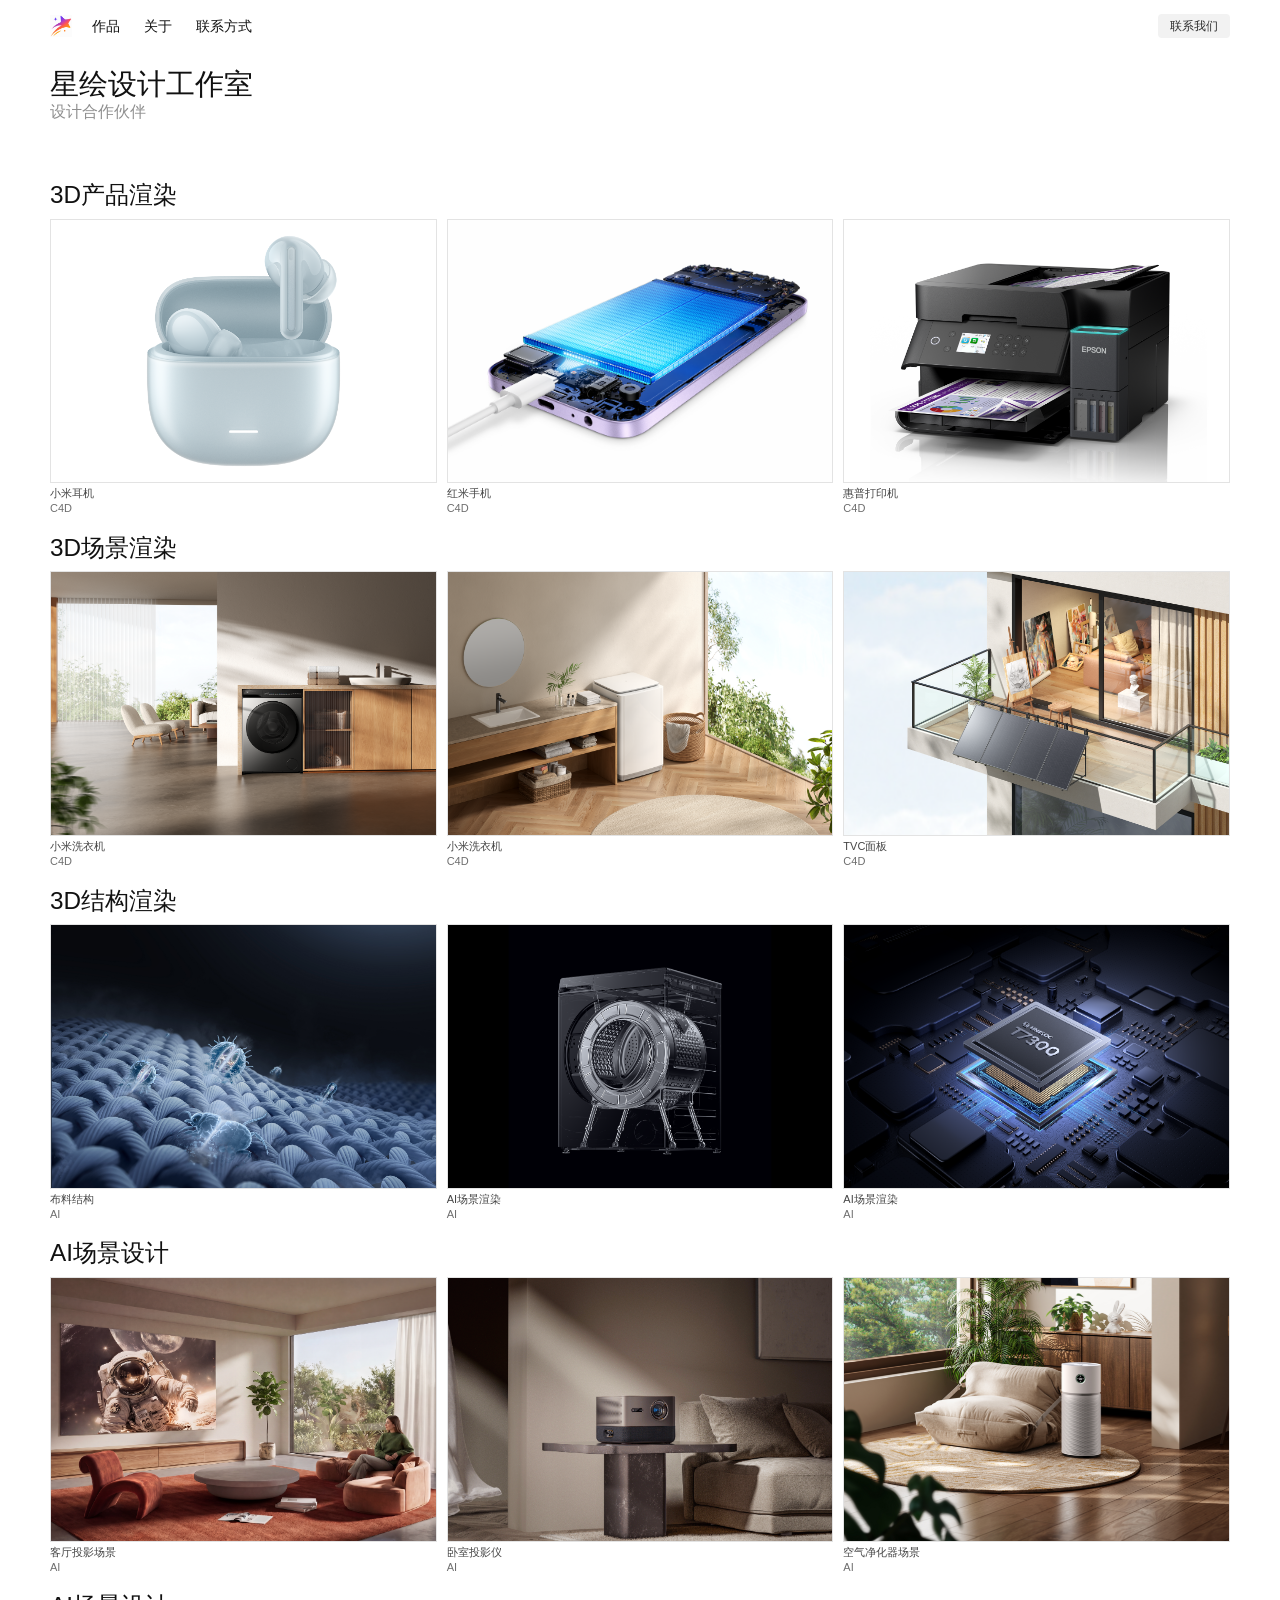
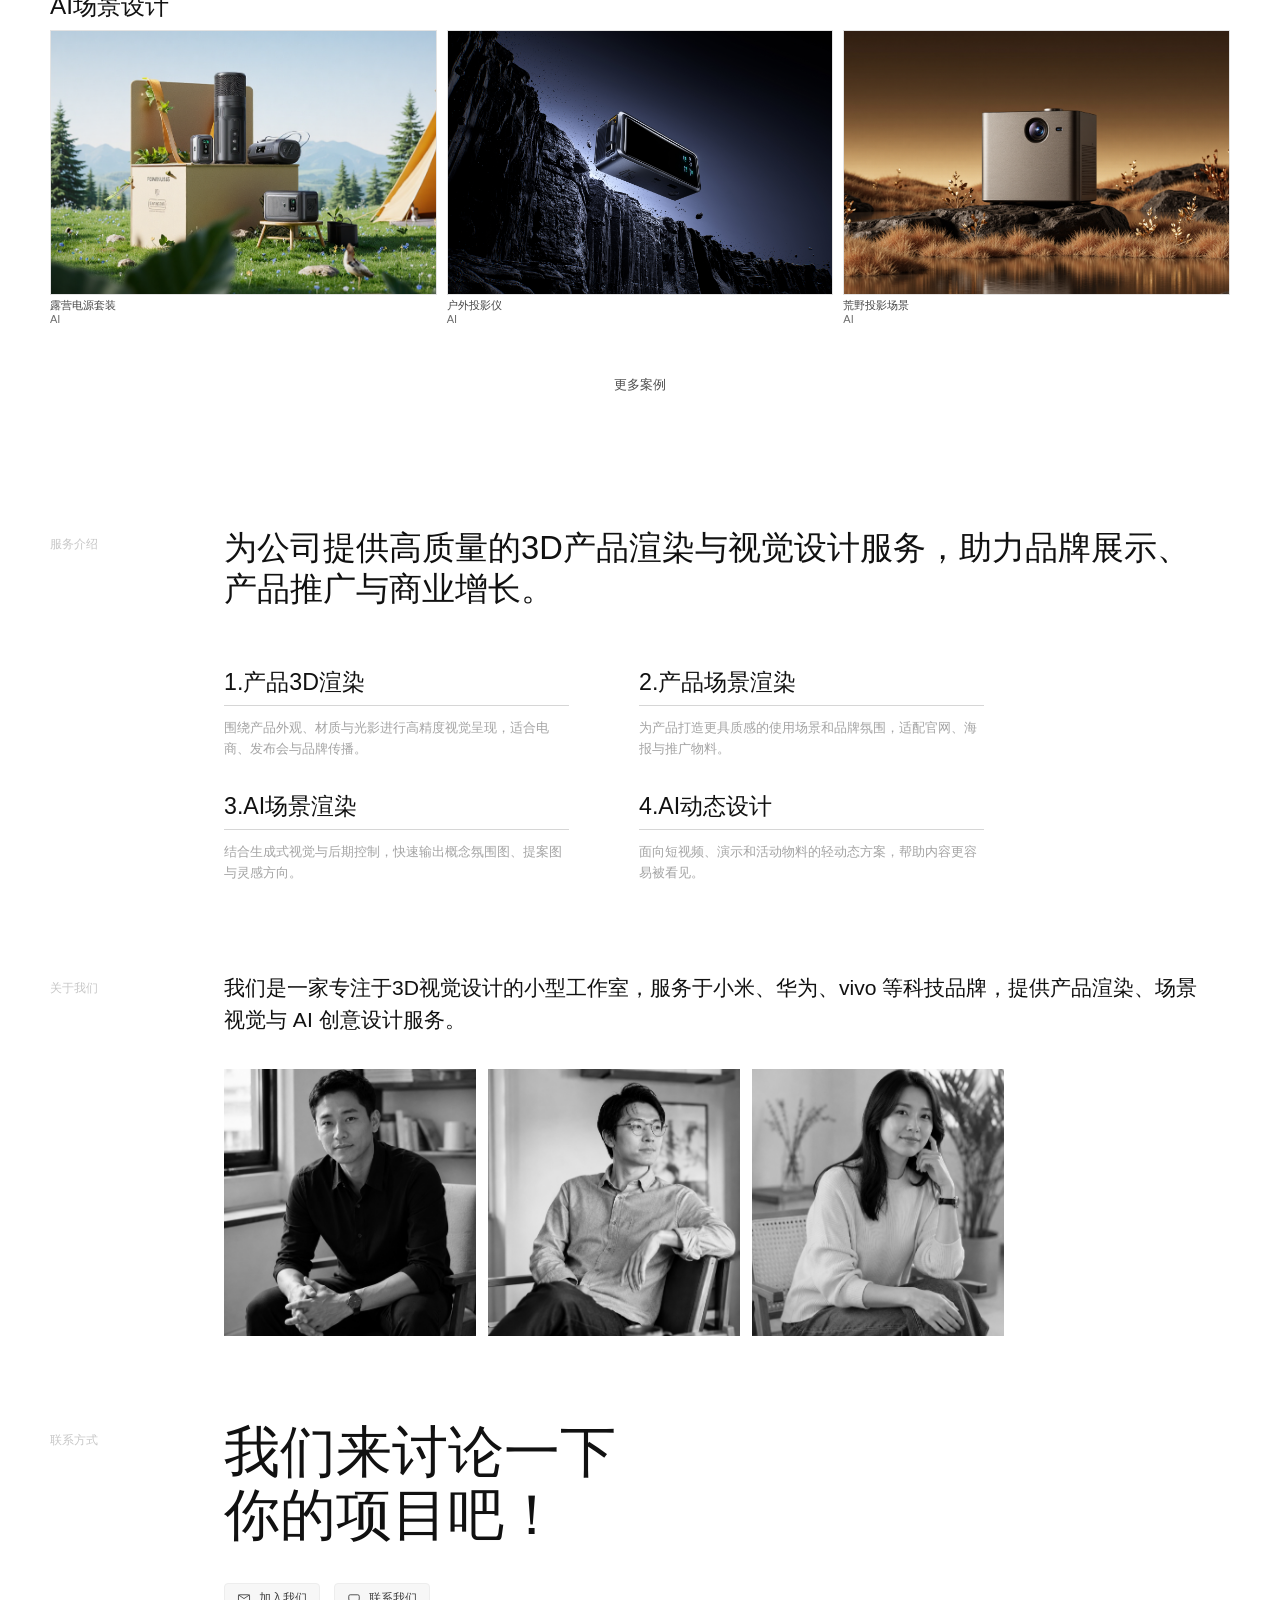
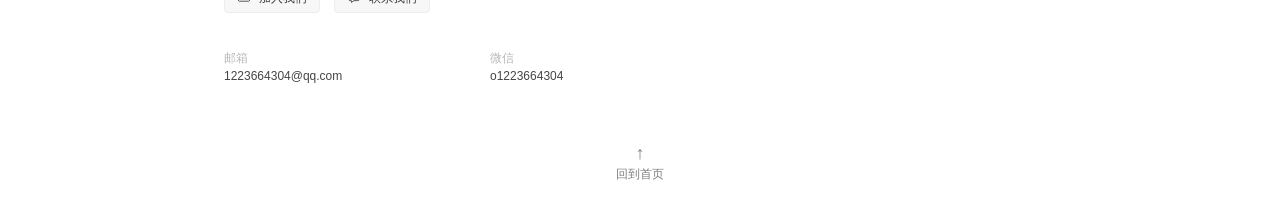
<file: index.html>
<!DOCTYPE html>
<html lang="zh-CN">
  <head>
    <meta charset="UTF-8" />
    <meta name="viewport" content="width=device-width, initial-scale=1.0" />
    <meta name="theme-color" content="#ffffff" />
    <meta
      name="description"
      content="星绘设计工作室，专注3D产品渲染、场景视觉、AI创意设计与动态视觉。"
    />
    <title>星绘设计工作室｜设计合作伙伴</title>
    <link rel="icon" href="./assets/logo.png" />
    <link rel="stylesheet" href="./styles.css" />
  </head>
  <body id="top" data-page="home">
    <div class="page-shell">
      <header class="site-header" aria-label="页面顶部">
        <div class="container header-inner">
          <a class="brand" href="#top" aria-label="星绘设计工作室首页">
            <img
              class="brand-image"
              src="./assets/logo.png"
              alt="星绘设计工作室"
            />
          </a>

          <nav class="site-nav" aria-label="主导航" id="siteNav"></nav>

          <button class="header-cta" type="button" data-open-contact="true">联系我们</button>
        </div>
      </header>

      <main>
        <section class="hero container" aria-labelledby="heroTitle">
          <h1 id="heroTitle">星绘设计工作室</h1>
          <p>设计合作伙伴</p>
        </section>

        <section class="portfolio container" id="works" aria-labelledby="worksTitle">
          <div class="sr-only" id="worksTitle">作品分类</div>
          <div id="workGroups" class="work-groups"></div>
          <div class="more-link">
            <a id="moreCasesLink" href="./cases.html">更多案例</a>
          </div>
        </section>

        <section class="content-section container" id="services" aria-labelledby="servicesTitle">
          <p class="section-label">服务介绍</p>
          <div class="section-main">
            <h2 id="servicesTitle">
              为公司提供高质量的3D产品渲染与视觉设计服务，助力品牌展示、产品推广与商业增长。
            </h2>
            <div class="service-grid" id="serviceGrid"></div>
          </div>
        </section>

        <section class="content-section container about-section" id="about" aria-labelledby="aboutTitle">
          <p class="section-label">关于我们</p>
          <div class="section-main">
            <h2 id="aboutTitle">
              我们是一家专注于3D视觉设计的小型工作室，服务于小米、华为、vivo 等科技品牌，提供产品渲染、场景视觉与 AI 创意设计服务。
            </h2>
            <div class="about-gallery" id="aboutGallery" aria-label="工作室占位图片"></div>
          </div>
        </section>

        <section class="content-section contact-section container" id="contact" aria-labelledby="contactTitle">
          <p class="section-label">联系方式</p>
          <div class="section-main contact-main">
            <h2 id="contactTitle">我们来讨论一下<br />你的项目吧！</h2>
            <div class="contact-actions" id="contactActions"></div>
            <dl class="contact-info" id="contactInfo"></dl>
          </div>
        </section>
      </main>

      <footer class="site-footer container">
        <a class="back-to-top" href="#top" aria-label="回到首页">
          <span aria-hidden="true">↑</span>
          <span>回到首页</span>
        </a>
      </footer>
    </div>

    <div class="preview-modal" id="previewModal" hidden>
      <button class="preview-backdrop" type="button" data-close-preview="true" aria-label="关闭预览"></button>
      <div class="preview-panel" role="dialog" aria-modal="true" aria-labelledby="previewTitle">
        <button class="preview-close" type="button" data-close-preview="true" aria-label="关闭预览">×</button>
        <div class="preview-media">
          <img id="previewImage" alt="" />
        </div>
        <div class="preview-caption">
          <h3 id="previewTitle"></h3>
          <p id="previewMeta"></p>
        </div>
      </div>
    </div>

    <div class="contact-modal" id="contactModal" hidden>
      <button class="contact-backdrop" type="button" data-close-contact="true" aria-label="关闭二维码"></button>
      <div class="contact-panel" role="dialog" aria-modal="true" aria-labelledby="contactQrTitle">
        <button class="contact-close" type="button" data-close-contact="true" aria-label="关闭二维码">×</button>
        <div class="contact-qr">
          <img id="contactQrImage" alt="" />
        </div>
        <div class="contact-copy">
          <h3 id="contactQrTitle"></h3>
          <p id="contactQrMeta"></p>
        </div>
      </div>
    </div>

    <script src="./app.js"></script>
  </body>
</html>
</file>
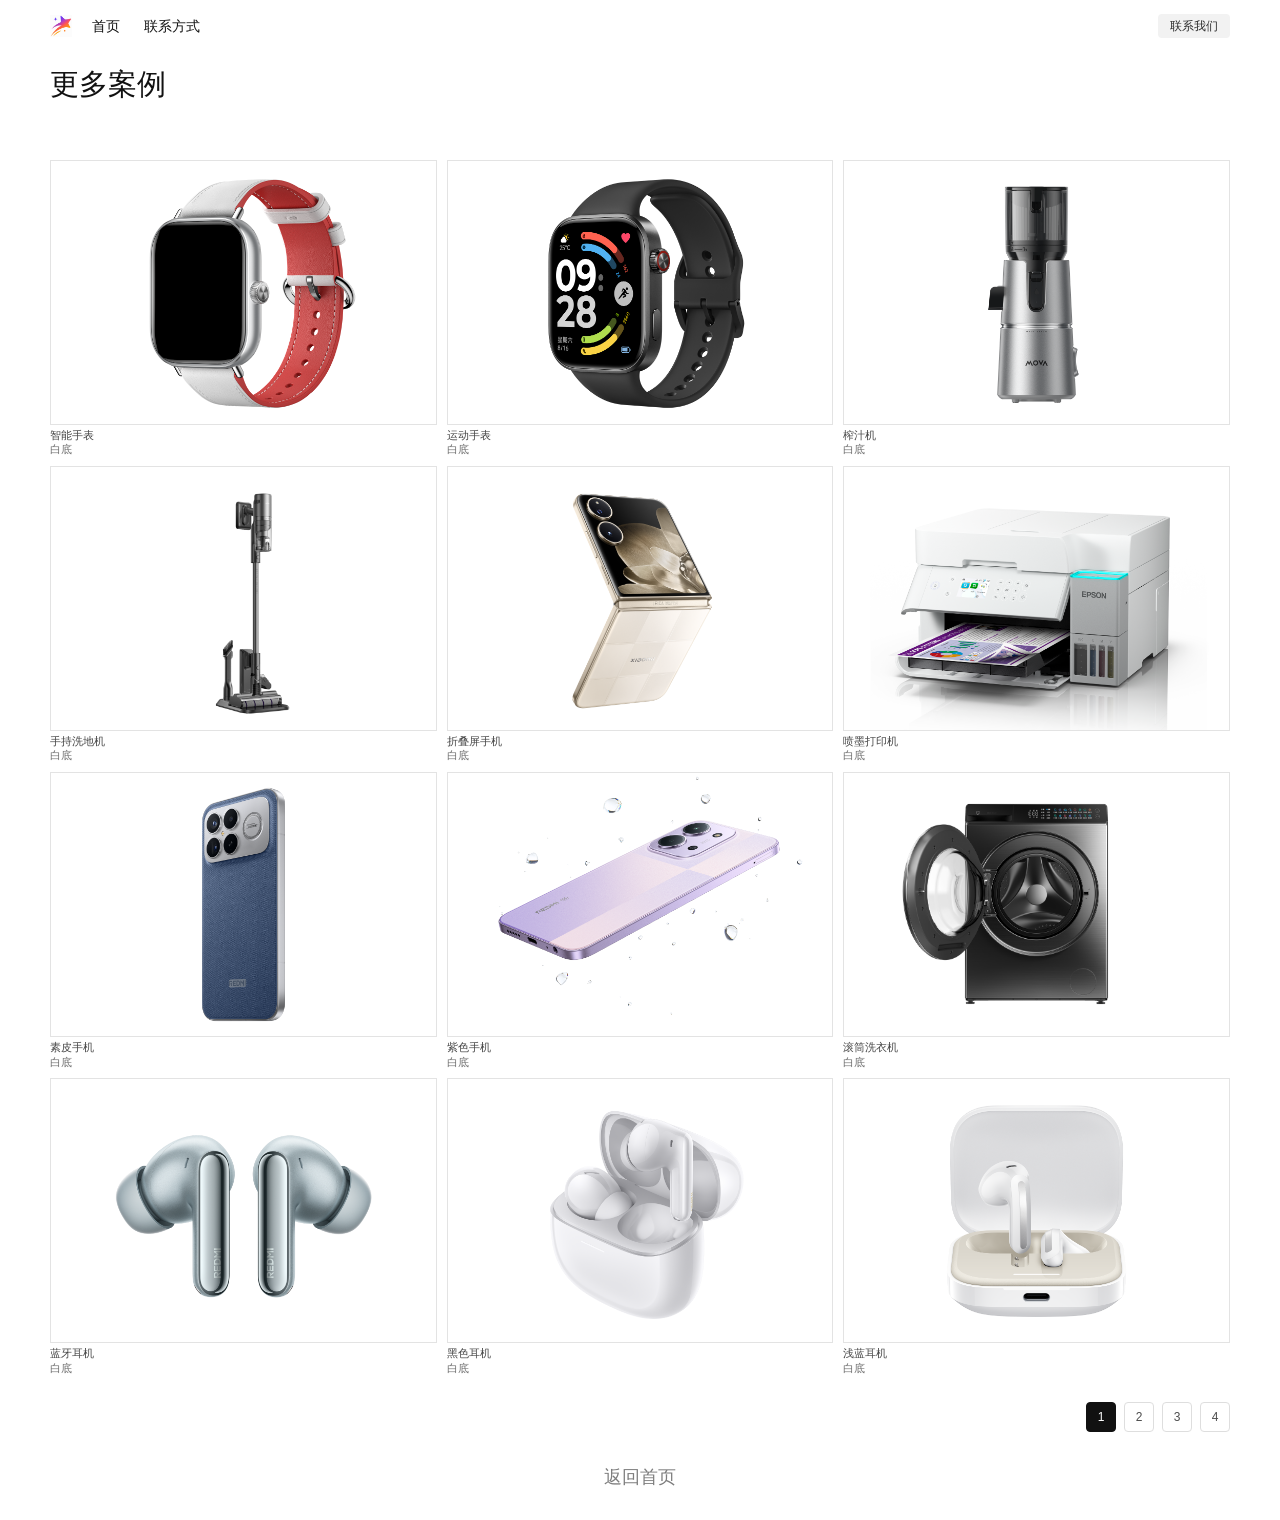
<file: cases.html>
<!DOCTYPE html>
<html lang="zh-CN">
  <head>
    <meta charset="UTF-8" />
    <meta name="viewport" content="width=device-width, initial-scale=1.0" />
    <meta name="theme-color" content="#ffffff" />
    <meta
      name="description"
      content="星绘设计工作室更多案例，包含3D产品渲染、场景渲染、AI场景设计与动态设计作品。"
    />
    <title>更多案例｜星绘设计工作室</title>
    <link rel="icon" href="./assets/logo.png" />
    <link rel="stylesheet" href="./styles.css" />
  </head>
  <body id="top" data-page="cases">
    <div class="page-shell">
      <header class="site-header" aria-label="页面顶部">
        <div class="container header-inner">
          <a class="brand" href="./index.html" aria-label="返回星绘设计工作室首页">
            <img
              class="brand-image"
              src="./assets/logo.png"
              alt="星绘设计工作室"
            />
          </a>

          <nav class="site-nav" aria-label="主导航" id="siteNav"></nav>

          <button class="header-cta" type="button" data-open-contact="true">联系我们</button>
        </div>
      </header>

      <main>
        <section class="hero container" aria-labelledby="heroTitle">
          <h1 id="heroTitle">更多案例</h1>
        </section>

        <section class="portfolio container" id="works" aria-labelledby="worksTitle">
          <div class="sr-only" id="worksTitle">更多作品案例</div>
          <div id="workGroups" class="work-groups"></div>
          <div class="case-pagination" id="casePagination" aria-label="案例分页"></div>
        </section>
      </main>

      <footer class="site-footer container">
        <a class="back-to-top" href="./index.html" aria-label="返回首页">
          <span>返回首页</span>
        </a>
      </footer>
    </div>

    <div class="preview-modal" id="previewModal" hidden>
      <button class="preview-backdrop" type="button" data-close-preview="true" aria-label="关闭预览"></button>
      <div class="preview-panel" role="dialog" aria-modal="true" aria-labelledby="previewTitle">
        <button class="preview-close" type="button" data-close-preview="true" aria-label="关闭预览">×</button>
        <div class="preview-media">
          <img id="previewImage" alt="" />
        </div>
        <div class="preview-caption">
          <h3 id="previewTitle"></h3>
          <p id="previewMeta"></p>
        </div>
      </div>
    </div>

    <div class="contact-modal" id="contactModal" hidden>
      <button class="contact-backdrop" type="button" data-close-contact="true" aria-label="关闭二维码"></button>
      <div class="contact-panel" role="dialog" aria-modal="true" aria-labelledby="contactQrTitle">
        <button class="contact-close" type="button" data-close-contact="true" aria-label="关闭二维码">×</button>
        <div class="contact-qr">
          <img id="contactQrImage" alt="" />
        </div>
        <div class="contact-copy">
          <h3 id="contactQrTitle"></h3>
          <p id="contactQrMeta"></p>
        </div>
      </div>
    </div>

    <script src="./app.js"></script>
  </body>
</html>
</file>
<file: styles.css>
:root {
  color-scheme: light;
  --page: #ffffff;
  --ink: #111111;
  --muted: #8f8f8f;
  --soft: #d8d8d8;
  --line: #ececec;
  --box: #444444;
  --radius: 4px;
  --container: 1180px;
}

* {
  box-sizing: border-box;
}

html {
  scroll-behavior: smooth;
}

html,
body {
  margin: 0;
  min-height: 100%;
  background: var(--page);
}

body {
  color: var(--ink);
  font-family: Inter, "PingFang SC", "Hiragino Sans GB", "Microsoft YaHei", sans-serif;
  letter-spacing: 0;
}

body.modal-open {
  overflow: hidden;
}

a {
  color: inherit;
  text-decoration: none;
}

img {
  display: block;
  max-width: 100%;
  -webkit-user-drag: none;
  user-select: none;
}

button,
input,
textarea,
select {
  font: inherit;
}

h1,
h2,
h3,
p,
dl {
  margin: 0;
}

.page-shell {
  width: 100%;
  overflow: hidden;
}

.container {
  width: min(var(--container), calc(100% - 48px));
  margin: 0 auto;
}

.site-header {
  padding: 14px 0 8px;
}

.header-inner {
  display: flex;
  align-items: center;
  gap: 20px;
}

.brand {
  flex: 0 0 auto;
  display: inline-flex;
  align-items: center;
  justify-content: center;
  width: 22px;
  height: 22px;
}

.brand-image {
  width: 100%;
  height: 100%;
  object-fit: contain;
}

.site-nav {
  display: flex;
  align-items: center;
  gap: 24px;
  font-size: 14px;
  line-height: 1;
}

.site-nav a,
.site-nav-btn,
.header-cta,
.more-link a,
.back-to-top {
  transition:
    transform 0.15s ease,
    opacity 0.15s ease,
    background-color 0.15s ease,
    border-color 0.15s ease;
}

.site-nav a:hover,
.site-nav-btn:hover,
.header-cta:hover,
.more-link a:hover,
.back-to-top:hover {
  opacity: 0.75;
}

.site-nav-btn {
  padding: 0;
  border: 0;
  background: transparent;
  color: inherit;
  cursor: pointer;
  line-height: 1;
}

.header-cta {
  margin-left: auto;
  display: inline-flex;
  align-items: center;
  justify-content: center;
  min-height: 24px;
  padding: 0 12px;
  border: 0;
  border-radius: var(--radius);
  background: #f2f2f2;
  color: #2d2d2d;
  font-size: 12px;
  line-height: 1;
  cursor: pointer;
}

.hero {
  padding: 22px 0 50px;
}

.hero h1 {
  font-size: clamp(1.7rem, 2.3vw, 2.55rem);
  font-weight: 500;
  line-height: 1.08;
  letter-spacing: 0;
}

.hero p {
  margin-top: 2px;
  color: var(--muted);
  font-size: 1rem;
  line-height: 1.25;
}

.portfolio {
  padding-top: 10px;
}

.work-groups {
  display: grid;
  gap: 20px;
}

.case-pagination {
  display: flex;
  justify-content: flex-end;
  gap: 8px;
  padding: 28px 0 18px;
}

.pagination-link {
  display: inline-flex;
  align-items: center;
  justify-content: center;
  min-width: 30px;
  height: 30px;
  padding: 0 8px;
  border: 1px solid #dedede;
  border-radius: var(--radius);
  color: #4d4d4d;
  font-size: 12px;
  line-height: 1;
}

.pagination-link.is-active {
  background: #111111;
  border-color: #111111;
  color: #ffffff;
}

.work-group {
  display: grid;
  gap: 10px;
}

.work-group h2 {
  font-size: clamp(1.35rem, 1.9vw, 1.85rem);
  font-weight: 500;
  line-height: 1.1;
  letter-spacing: 0;
}

.work-grid {
  display: grid;
  grid-template-columns: repeat(3, minmax(0, 1fr));
  gap: 10px;
}

.work-card {
  appearance: none;
  -webkit-appearance: none;
  display: grid;
  gap: 4px;
  min-width: 0;
  padding: 0;
  border: 0;
  background: transparent;
  text-align: left;
  cursor: zoom-in;
  transition:
    transform 0.18s ease,
    box-shadow 0.18s ease,
    opacity 0.18s ease;
}

.work-card:hover,
.work-card:focus-visible {
  transform: translateY(-3px);
}

.work-card:hover .work-media,
.work-card:focus-visible .work-media {
  box-shadow: 0 18px 34px rgba(0, 0, 0, 0.14);
  transform: scale(1.01);
}

.work-media {
  aspect-ratio: 1.46 / 1;
  background: #ffffff;
  border: 1px solid #e3e3e3;
  overflow: hidden;
  transition:
    transform 0.18s ease,
    box-shadow 0.18s ease,
    opacity 0.18s ease;
}

.work-media img {
  width: 100%;
  height: 100%;
  object-fit: cover;
}

.about-block img {
  width: 100%;
  height: 100%;
  object-fit: cover;
}

.work-caption {
  display: grid;
  gap: 2px;
  color: #6e6e6e;
  font-size: 11px;
  line-height: 1.15;
}

.work-caption strong {
  color: #454545;
  font-weight: 400;
}

.more-link {
  display: flex;
  justify-content: center;
  padding: 50px 0 42px;
  color: #4d4d4d;
  font-size: 13px;
}

.content-section {
  display: grid;
  grid-template-columns: minmax(90px, 130px) minmax(0, 1fr);
  gap: 44px;
  padding-top: 96px;
}

.portfolio + .content-section {
  padding-top: 100px;
}

.section-label {
  color: #c7c7c7;
  font-size: 12px;
  line-height: 1.35;
}

.section-main {
  min-width: 0;
}

.section-main h2 {
  max-width: 980px;
  font-size: clamp(1.8rem, 2.55vw, 2.55rem);
  font-weight: 400;
  line-height: 1.24;
  letter-spacing: 0;
  margin-top: -8px;
}

.about-section .section-main h2 {
  max-width: 980px;
  font-size: clamp(1.25rem, 1.65vw, 1.75rem);
  font-weight: 300;
  line-height: 1.5;
  margin-top: -8px;
}

.service-grid {
  display: grid;
  grid-template-columns: repeat(2, minmax(0, 1fr));
  gap: 34px 70px;
  margin-top: 60px;
  max-width: 760px;
}

.service-item {
  min-width: 0;
}

.service-item h3 {
  padding-bottom: 8px;
  border-bottom: 1px solid #d6d6d6;
  font-size: 1.45rem;
  font-weight: 400;
  line-height: 1.2;
  letter-spacing: 0;
}

.service-item p {
  margin-top: 12px;
  color: #a4a4a4;
  font-size: 13px;
  line-height: 1.6;
}

.about-gallery {
  display: grid;
  grid-template-columns: repeat(3, minmax(0, 1fr));
  gap: 12px;
  margin-top: 34px;
  max-width: 780px;
}

.about-block {
  aspect-ratio: 1 / 1.06;
  background: var(--box);
  overflow: hidden;
}

.preview-modal {
  position: fixed;
  inset: 0;
  z-index: 20;
  display: grid;
  place-items: center;
  padding: 12px;
}

.preview-modal[hidden] {
  display: none;
}

.preview-backdrop {
  position: absolute;
  inset: 0;
  border: 0;
  background: rgba(255, 255, 255, 0.9);
  backdrop-filter: blur(4px);
}

.preview-panel {
  position: relative;
  z-index: 1;
  width: min(1500px, 98vw);
  display: grid;
  gap: 10px;
}

.preview-close {
  position: absolute;
  right: 10px;
  top: 10px;
  z-index: 2;
  width: 40px;
  height: 40px;
  border: 0;
  border-radius: 999px;
  background: rgba(17, 17, 17, 0.92);
  color: #ffffff;
  font-size: 26px;
  line-height: 1;
}

.preview-media {
  overflow: hidden;
  background: #ffffff;
  box-shadow: 0 26px 70px rgba(0, 0, 0, 0.14);
}

.preview-media img {
  width: 100%;
  height: auto;
  max-height: calc(100dvh - 88px);
  object-fit: contain;
}

.preview-caption {
  display: flex;
  align-items: baseline;
  justify-content: space-between;
  gap: 16px;
  color: #5f5f5f;
  font-size: 13px;
}

.preview-caption h3 {
  font-size: 14px;
  font-weight: 500;
  color: #111111;
}

.contact-modal {
  position: fixed;
  inset: 0;
  z-index: 30;
  display: grid;
  place-items: center;
  padding: 20px;
}

.contact-modal[hidden] {
  display: none;
}

.contact-backdrop {
  position: absolute;
  inset: 0;
  border: 0;
  background: rgba(255, 255, 255, 0.88);
  backdrop-filter: blur(5px);
}

.contact-panel {
  position: relative;
  z-index: 1;
  width: min(420px, 100%);
  display: grid;
  gap: 16px;
  justify-items: center;
  padding: 28px 24px 24px;
  border: 1px solid #ededed;
  border-radius: 10px;
  background: #ffffff;
  box-shadow: 0 24px 80px rgba(0, 0, 0, 0.14);
}

.contact-close {
  position: absolute;
  right: 12px;
  top: 10px;
  width: 36px;
  height: 36px;
  border: 0;
  border-radius: 999px;
  background: #f4f4f4;
  color: #111111;
  font-size: 26px;
  line-height: 1;
}

.contact-qr {
  width: min(280px, 100%);
  aspect-ratio: 1;
  padding: 12px;
  background: #f7f7f7;
}

.contact-qr img {
  width: 100%;
  height: 100%;
}

.contact-copy {
  display: grid;
  gap: 4px;
  justify-items: center;
  text-align: center;
}

.contact-copy h3 {
  font-size: 1rem;
  font-weight: 500;
}

.contact-copy p {
  color: #757575;
  font-size: 13px;
}

.contact-section {
  padding-bottom: 40px;
}

.contact-main {
  display: grid;
  gap: 36px;
}

.contact-main h2 {
  max-width: 640px;
  font-size: clamp(2.6rem, 4.4vw, 4rem);
  line-height: 1.12;
  font-weight: 400;
  letter-spacing: 0;
  margin-top: -12px;
}

.contact-actions {
  display: flex;
  flex-wrap: wrap;
  gap: 14px;
}

.action-btn {
  display: inline-flex;
  align-items: center;
  gap: 8px;
  min-height: 30px;
  padding: 0 12px;
  border-radius: var(--radius);
  border: 1px solid #ededed;
  background: #f7f7f7;
  color: #3f3f3f;
  font-size: 12px;
  line-height: 1;
}

.action-btn svg {
  width: 14px;
  height: 14px;
  flex: 0 0 auto;
}

.contact-info {
  display: grid;
  grid-template-columns: repeat(2, minmax(0, 1fr));
  gap: 16px 32px;
  max-width: 500px;
  color: #9c9c9c;
  font-size: 12px;
  line-height: 1.55;
}

.contact-info dt {
  color: #b8b8b8;
}

.contact-info dd {
  margin: 0;
  color: #454545;
}

.site-footer {
  padding: 18px 0 34px;
  display: flex;
  justify-content: center;
}

.back-to-top {
  display: inline-flex;
  flex-direction: column;
  align-items: center;
  gap: 6px;
  color: #7d7d7d;
  font-size: 12px;
  line-height: 1;
}

.back-to-top span:first-child {
  font-size: 18px;
  line-height: 1;
}

.sr-only {
  position: absolute;
  width: 1px;
  height: 1px;
  padding: 0;
  margin: -1px;
  overflow: hidden;
  clip: rect(0, 0, 0, 0);
  white-space: nowrap;
  border: 0;
}

@media (max-width: 960px) {
  .container {
    width: min(var(--container), calc(100% - 32px));
  }

  .content-section {
    grid-template-columns: 1fr;
    gap: 16px;
    padding-top: 76px;
  }

  .section-main h2 {
    max-width: 620px;
  }

  .about-section .section-main h2 {
    max-width: 100%;
  }

  .work-grid,
  .about-gallery {
    gap: 10px;
  }

  .work-grid {
    grid-template-columns: repeat(2, minmax(0, 1fr));
  }

  .about-gallery {
    grid-template-columns: repeat(2, minmax(0, 1fr));
  }
}

@media (max-width: 680px) {
  .container {
    width: min(100%, calc(100% - 24px));
  }

  .header-inner {
    flex-wrap: wrap;
    gap: 12px 16px;
  }

  .site-nav {
    flex-wrap: wrap;
    gap: 12px 18px;
    order: 3;
    width: 100%;
    padding-left: 0;
  }

  .header-cta {
    margin-left: auto;
  }

  .hero {
    padding-top: 18px;
  }

  .hero h1 {
    font-size: clamp(1.55rem, 8vw, 2.25rem);
  }

  .hero p {
    font-size: 0.95rem;
  }

  .work-grid,
  .service-grid,
  .about-gallery,
  .contact-info {
    grid-template-columns: 1fr;
  }

  .service-grid {
    gap: 24px;
  }

  .service-item h3 {
    font-size: 1.2rem;
  }

  .section-main h2 {
    font-size: clamp(1.6rem, 7vw, 2.4rem);
  }

  .contact-main h2 {
    max-width: 11ch;
    font-size: clamp(2.25rem, 11vw, 3.2rem);
    line-height: 1.14;
  }

  .more-link {
    padding-bottom: 76px;
  }

  .case-pagination {
    justify-content: center;
    padding-top: 22px;
  }

  .preview-modal {
    padding: 12px;
  }

  .preview-panel {
    gap: 10px;
  }

  .preview-media img {
    max-height: calc(100dvh - 92px);
  }

  .preview-caption {
    flex-direction: column;
    align-items: start;
    gap: 4px;
  }

  .contact-modal {
    padding: 12px;
  }

  .contact-panel {
    width: min(360px, 100%);
    padding: 22px 18px 18px;
  }

  .contact-qr {
    width: min(240px, 100%);
  }
}
</file>
